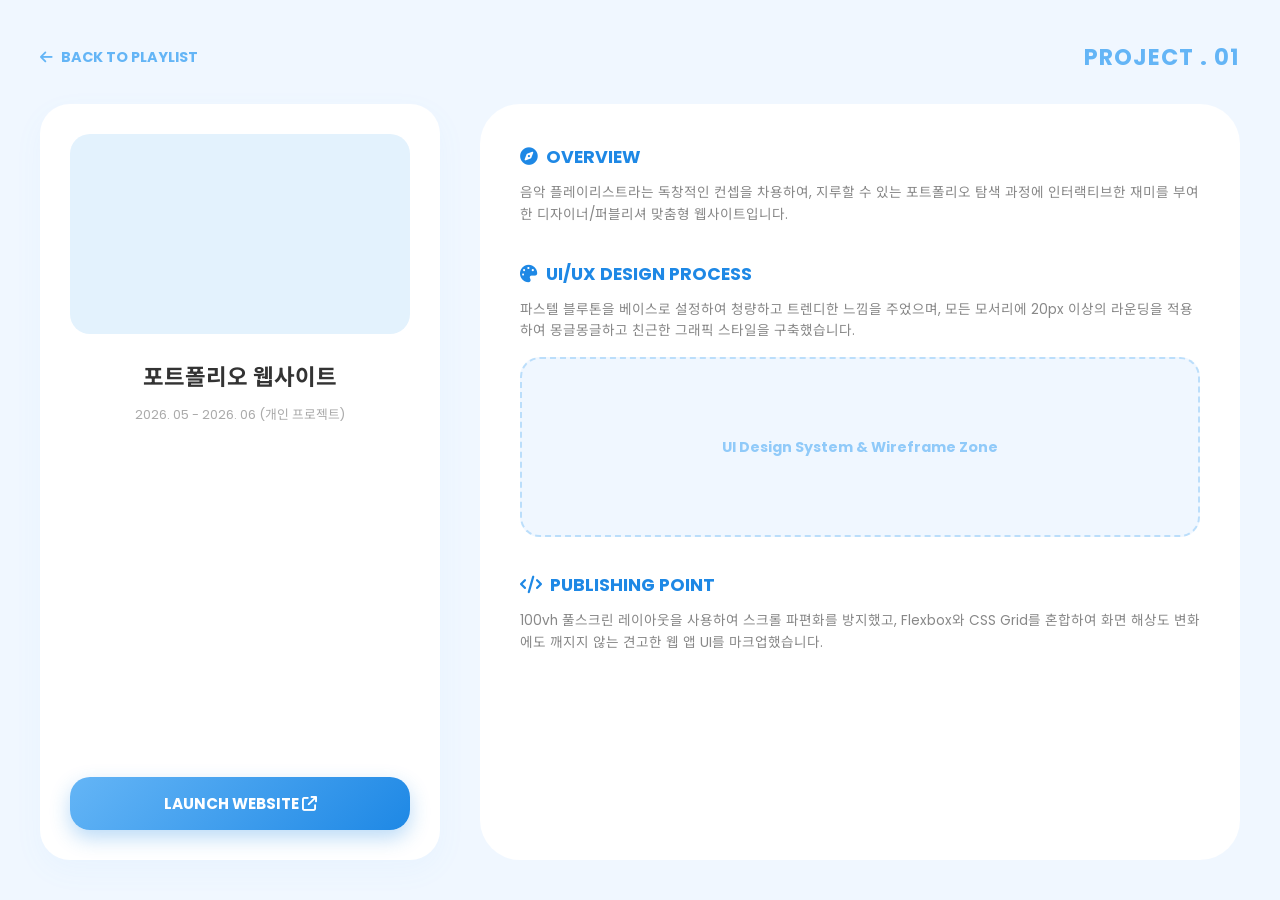
<file: html/project01.html>
<!DOCTYPE html>
<html lang="ko">
<head>
	<meta charset="UTF-8">
	<meta name="viewport" content="width=device-width, initial-scale=1.0">
	<!-- 💡 상위 폴더의 css 폴더 안 안의 project01.css를 호출합니다. -->
	<link rel="stylesheet" href="../css/detail.css">
	<link rel="stylesheet" href="https://cdnjs.cloudflare.com/ajax/libs/font-awesome/6.5.1/css/all.min.css">
	<title>Project 01 Detail</title>
</head>
<body>
	<div class="app-container detail-page">
		<header class="header">
			<a href="../index.html" class="back-btn"><i class="fa-solid fa-arrow-left"></i> BACK TO PLAYLIST</a>
			<div class="logo">PROJECT . 01</div>
		</header>
		
		<main class="detail-wrapper">
			<section class="detail-summary">
				<div class="project-card">
					<div class="project-hero-img"></div>
					<h2>포트폴리오 웹사이트</h2>
					<p class="project-date">2026. 05 - 2026. 06 (개인 프로젝트)</p>
					
					<a href="https://본인의실제프로젝트주소.com" target="_blank" class="launch-btn">
						LAUNCH WEBSITE <i class="fa-solid fa-arrow-up-right-from-square"></i>
					</a>
				</div>
			</section>
			
			<section class="detail-content">
				<div class="content-block">
					<h3><i class="fa-solid fa-compass"></i> OVERVIEW</h3>
					<p class="info-text">음악 플레이리스트라는 독창적인 컨셉을 차용하여, 지루할 수 있는 포트폴리오 탐색 과정에 인터랙티브한 재미를 부여한 디자이너/퍼블리셔 맞춤형 웹사이트입니다.</p>
				</div>
				
				<div class="content-block">
					<h3><i class="fa-solid fa-palette"></i> UI/UX DESIGN PROCESS</h3>
					<p class="info-text">파스텔 블루톤을 베이스로 설정하여 청량하고 트렌디한 느낌을 주었으며, 모든 모서리에 20px 이상의 라운딩을 적용하여 몽글몽글하고 친근한 그래픽 스타일을 구축했습니다.</p>
					<div class="process-img-sample">UI Design System & Wireframe Zone</div>
				</div>
				
				<div class="content-block">
					<h3><i class="fa-solid fa-code"></i> PUBLISHING POINT</h3>
					<p class="info-text">100vh 풀스크린 레이아웃을 사용하여 스크롤 파편화를 방지했고, Flexbox와 CSS Grid를 혼합하여 화면 해상도 변화에도 깨지지 않는 견고한 웹 앱 UI를 마크업했습니다.</p>
				</div>
			</section>
		</main>
	</div>

</body>
</html>
</file>
<file: css/detail.css>
@import url('https://fonts.googleapis.com/css2?family=Noto+Sans+KR:wght@400;700&family=Poppins:wght@500;700&display=swap');

* { margin: 0; padding: 0; box-sizing: border-box; }

body {
    font-family: 'Poppins', 'Noto Sans KR', sans-serif;
    background-color: #f0f7ff;
    min-height: 100vh;
    overflow-y: auto;
}

.app-container {
    width: 100vw;
    height: 100vh;
    padding: 40px;
    display: flex;
    flex-direction: column;
    gap: 30px;
}

/* 헤더 */
.header {
    display: flex;
    justify-content: space-between;
    align-items: center;
    flex-shrink: 0;
}

.logo {
    font-weight: 700;
    font-size: 1.4rem;
    color: #64b5f6;
    letter-spacing: 1px;
}

/* 뒤로가기 버튼 */
.back-btn {
    text-decoration: none;
    color: #64b5f6;
    font-weight: 700;
    font-size: 0.9rem;
    transition: 0.3s;
}
.back-btn:hover { color: #1e88e5; transform: translateX(-3px); }
.back-btn i { margin-right: 5px; }

/* 상세페이지 레이아웃 구조 */
.detail-wrapper {
    display: grid;
    grid-template-columns: 400px 1fr;
    gap: 40px;
    flex-grow: 1;
    min-height: 0;
}

/* 왼쪽 요약 카드 */
.detail-summary { height: 100%; }
.project-card {
    background: white;
    border-radius: 30px;
    padding: 30px;
    height: 100%;
    display: flex;
    flex-direction: column;
    align-items: center;
    text-align: center;
    box-shadow: 0 10px 30px rgba(100, 181, 246, 0.05);
}
.project-hero-img {
    width: 100%;
    height: 200px;
    background: #e3f2fd;
    border-radius: 20px;
    margin-bottom: 25px;
    background-image: url('https://images.unsplash.com/photo-1550684848-fac1c5b4e853?w=400');
    background-size: cover;
    background-position: center;
}
.project-card h2 { font-size: 1.4rem; color: #333; margin-bottom: 10px; }
.project-date { font-size: 0.8rem; color: #aaa; margin-bottom: 30px; }

/* 실제 웹사이트 런칭 아웃링크 버튼 */
.launch-btn {
    text-decoration: none;
    width: 100%;
    padding: 15px;
    background: linear-gradient(135deg, #64b5f6 0%, #1e88e5 100%);
    color: white;
    border-radius: 20px;
    font-weight: 700;
    font-size: 0.95rem;
    box-shadow: 0 8px 20px rgba(30, 136, 229, 0.3);
    transition: 0.3s;
    margin-top: auto;
}
.launch-btn:hover { transform: translateY(-3px); box-shadow: 0 12px 25px rgba(30, 136, 229, 0.4); }

/* 오른쪽 상세 서술 영역 */
.detail-content {
    background: white;
    border-radius: 40px;
    padding: 40px;
    display: flex;
    flex-direction: column;
    gap: 35px;
    overflow-y: auto;
}
.content-block h3 { font-size: 1.1rem; color: #1e88e5; margin-bottom: 12px; display: flex; align-items: center; gap: 8px; }
.info-text { font-size: 0.85rem; line-height: 1.6; color: #888; }

.process-img-sample {
    width: 100%;
    height: 180px;
    background: #f0f7ff;
    border: 2px dashed #bbdefb;
    border-radius: 20px;
    margin-top: 15px;
    display: flex;
    justify-content: center;
    align-items: center;
    color: #90caf9;
    font-weight: 700;
    font-size: 0.9rem;
}

.detail-content::-webkit-scrollbar { width: 6px; }
.detail-content::-webkit-scrollbar-thumb { background: #bbdefb; border-radius: 10px; }
</file>
